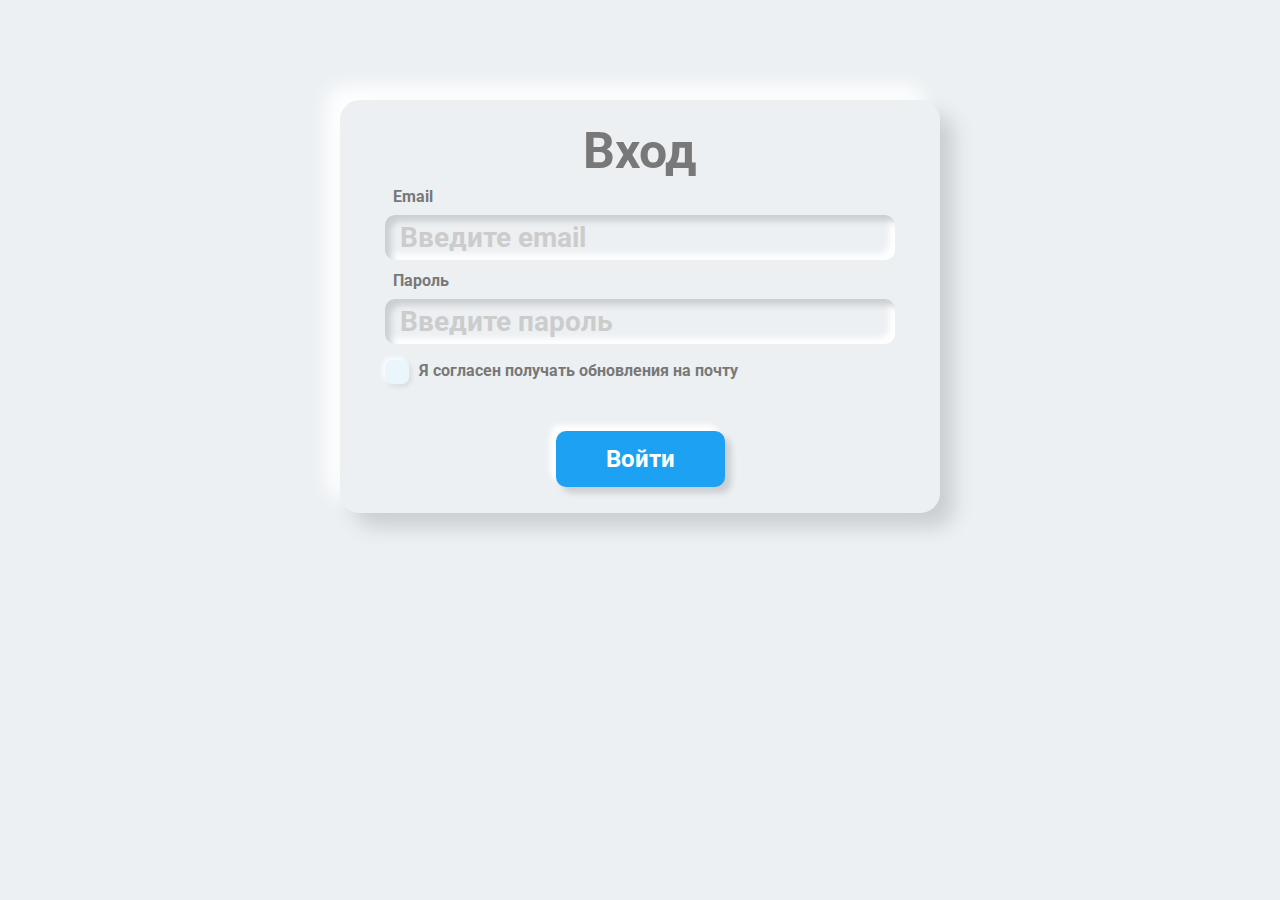
<file: homework-5/index.html>
<!DOCTYPE html>
<html lang="en">
<head>
    <meta charset="UTF-8">
    <meta http-equiv="X-UA-Compatible" content="IE=edge">
    <meta name="viewport" content="width=device-width, initial-scale=1.0">
    <link rel="stylesheet" href="css/style.css">
    <title>Войти</title>
</head>
<body>
    <form class="form">
        <h2 class="form__title">Вход</h2>
        <div class="form__control">
            <label class="form__label" for="email">Email</label>
            <input class="form__input-text" type="email" id="email" name="user_email" placeholder="Введите email">
        </div>

        <div class="form__control">
            <label class="form__label" for="password">Пароль</label>
            <input class="form__input-text" type="password" id="password" name="user_password" placeholder="Введите пароль">
        </div>
        
        <div class="checkbox">
            <input class="checkbox__input" id="checkbox" type="checkbox">
            <span class="checkbox__mark"></span>
            <label class="checkbox__label" for="checkbox">Я согласен получать обновления на почту</label>
        </div>
        
        <div class="form__button-wrapper">
            <button class="button">Войти</button>
        </div>
    </form>
</body>
</html>
</file>
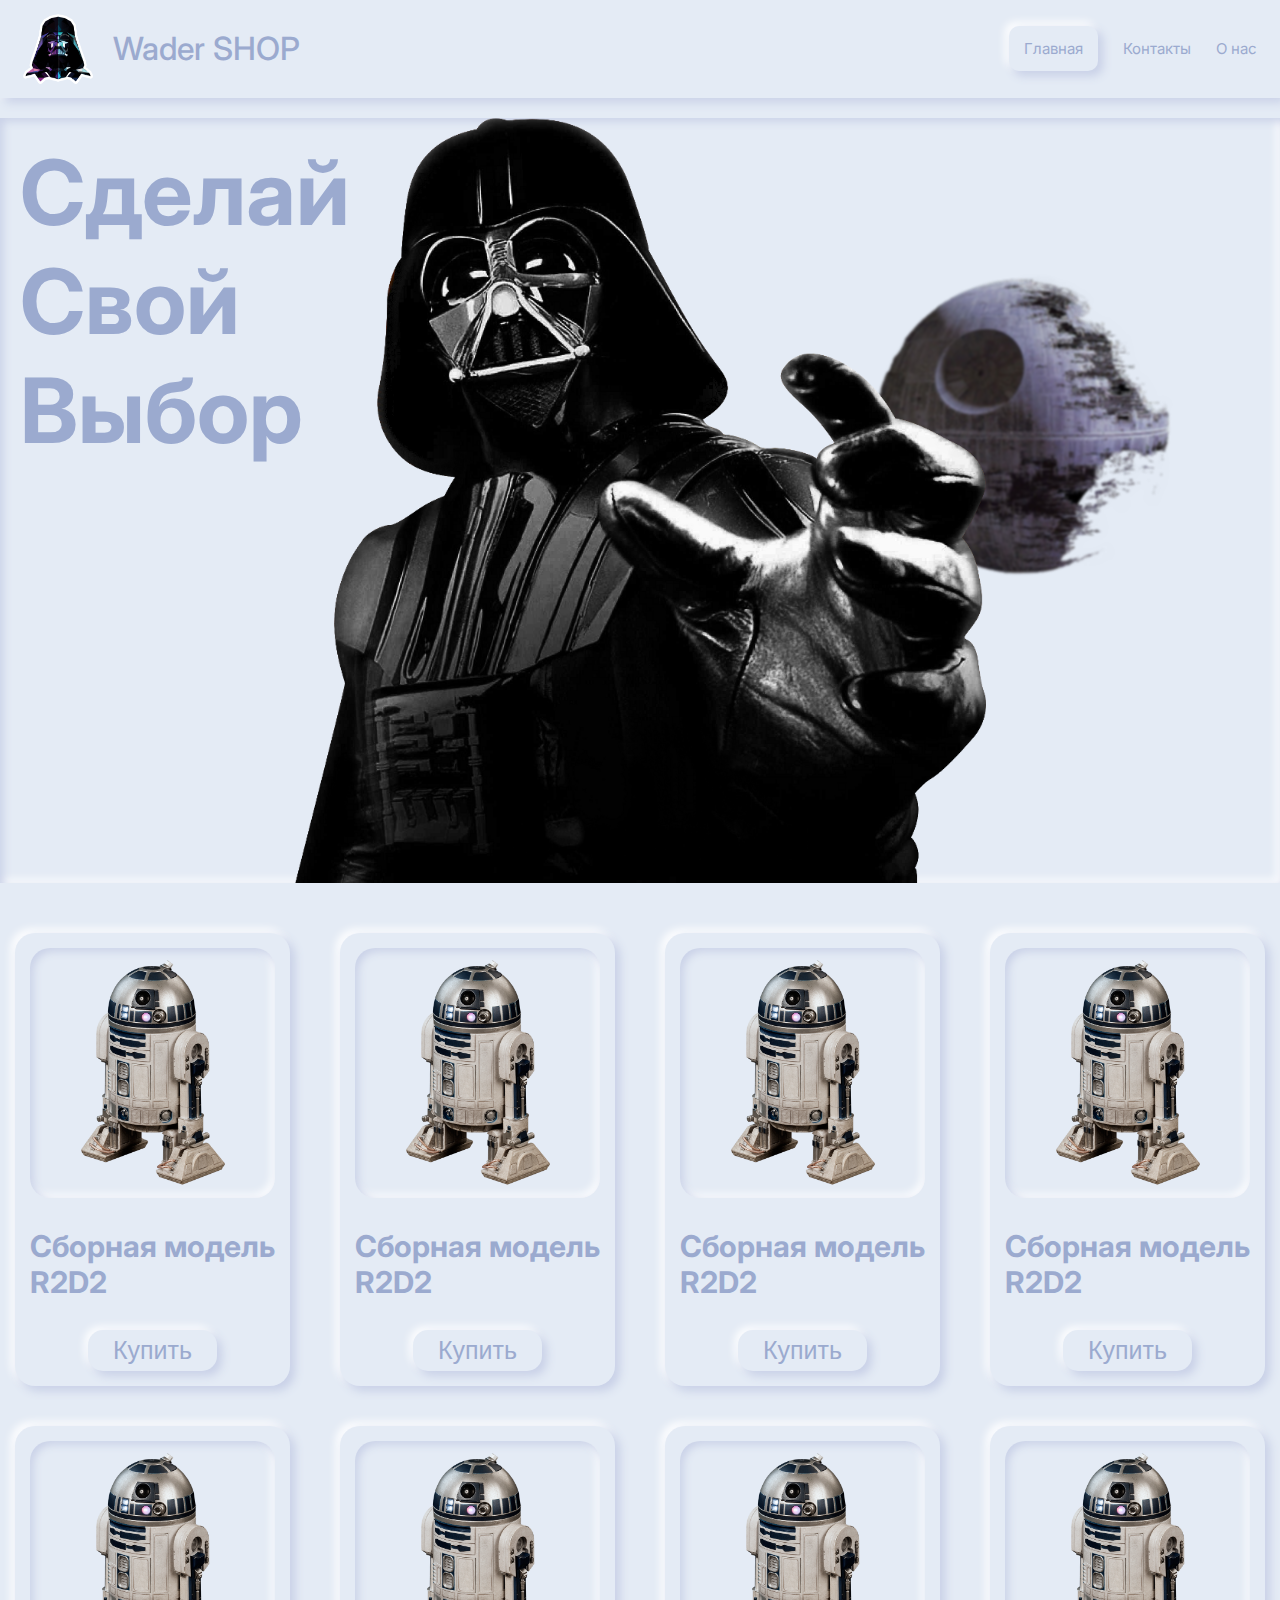
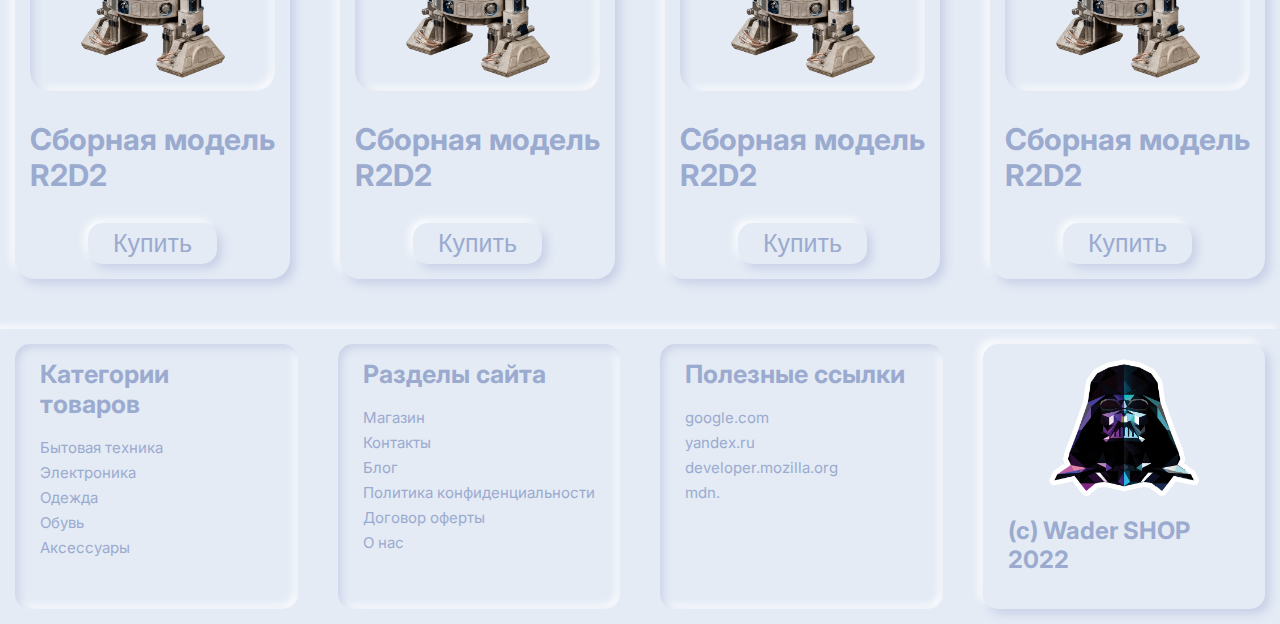
<file: homework-6/index.html>
<!DOCTYPE html>
<html lang="en">
<head>
    <meta charset="UTF-8">
    <meta http-equiv="X-UA-Compatible" content="IE=edge">
    <meta name="viewport" content="width=device-width, initial-scale=1.0">
    <link rel="shortcut icon" type="image/png" href="image/logo.png"/>
    <link rel="stylesheet" type="text/css" href="css/style.css">
    <title>Vader Shop</title>
</head>
<body>
    <header class="header">
        <div class="container">
            <div class="header__wrapper">
                <div class="header__logo">
                    <img src="image/logo.png" alt="logo">
                    <h1 class="header__title">Wader SHOP</h1>
                </div>
                <nav class="nav">
                    <div class="link nav--link nav--active">
                        <a href="index.html">Главная</a>
                    </div>
                    <div class="link nav--link">
                        <a href="contact.html">Контакты</a>
                    </div>
                    <div class="link nav--link ">
                        <a href="#">О нас</a>
                    </div>
                </nav>
            </div>
        </div>
    </header>
    <section class="banner">
        <div class="container">
            <div class="banner__wrapper">
                <div class="banner__decor"></div>
                <h2 class="banner__title">
                    Сделай <br> Cвой <br> Выбор
                </h2>
            </div>
        </div>
    </section>

    <main class="main">
        <div class="container">
            <div class="main__wrapper">
                <a href="#" class="card">
                    <div class="card__img">
                        <img src="image/r2d2.png" alt="r2d2">
                    </div>
                    <h3 class="card__title">
                        Сборная модель R2D2
                    </h3>
                    <button class="button">
                        Купить
                    </button>
                </a>
                <a href="#" class="card">
                    <div class="card__img">
                        <img src="image/r2d2.png" alt="r2d2">
                    </div>
                    <h3 class="card__title">
                        Сборная модель R2D2
                    </h3>
                    <button class="button">
                        Купить
                    </button>
                </a>
                <a href="#" class="card">
                    <div class="card__img">
                        <img src="image/r2d2.png" alt="r2d2">
                    </div>
                    <h3 class="card__title">
                        Сборная модель R2D2
                    </h3>
                    <button class="button">
                        Купить
                    </button>
                </a>
                <a href="#" class="card">
                    <div class="card__img">
                        <img src="image/r2d2.png" alt="r2d2">
                    </div>
                    <h3 class="card__title">
                        Сборная модель R2D2
                    </h3>
                    <button class="button">
                        Купить
                    </button>
                </a>
                <a href="#" class="card">
                    <div class="card__img">
                        <img src="image/r2d2.png" alt="r2d2">
                    </div>
                    <h3 class="card__title">
                        Сборная модель R2D2
                    </h3>
                    <button class="button">
                        Купить
                    </button>
                </a>
                <a href="#" class="card">
                    <div class="card__img">
                        <img src="image/r2d2.png" alt="r2d2">
                    </div>
                    <h3 class="card__title">
                        Сборная модель R2D2
                    </h3>
                    <button class="button">
                        Купить
                    </button>
                </a>
                <a href="#" class="card">
                    <div class="card__img">
                        <img src="image/r2d2.png" alt="r2d2">
                    </div>
                    <h3 class="card__title">
                        Сборная модель R2D2
                    </h3>
                    <button class="button">
                        Купить
                    </button>
                </a>
                <a href="#" class="card">
                    <div class="card__img">
                        <img src="image/r2d2.png" alt="r2d2">
                    </div>
                    <h3 class="card__title">
                        Сборная модель R2D2
                    </h3>
                    <button class="button">
                        Купить
                    </button>
                </a>
            </div>
        </div>
    </main>

    <footer class="footer">
        <div class="container">
            <div class="footer__wrapper">
                <div class="footer-links">
                    <h3>Категории товаров</h3>
                    <ul class="footer-links__list">
                        <li class="link">
                            <a href="#">Бытовая техника</a>
                        </li>
                        <li class="link">
                            <a href="#">Электроника</a>
                        </li>
                        <li class="link">
                            <a href="#">Одежда</a>
                        </li>
                        <li class="link">
                            <a href="#">Обувь</a>
                        </li>
                        <li class="link">
                            <a href="#">Аксессуары</a>
                        </li>
                    </ul>
                </div>
                <div class="footer-links">
                    <h3>Разделы сайта</h3>
                    <ul class="footer-links__list">
                        <li class="link">
                            <a href="#">Магазин</a>
                        </li>
                        <li class="link">
                            <a href="#">Контакты</a>
                        </li>
                        <li class="link">
                            <a href="#">Блог</a>
                        </li>
                        <li class="link">
                            <a href="#">Политика конфиденциальности</a>
                        </li>
                        <li class="link">
                            <a href="#">Договор оферты</a>
                        </li>
                        <li class="link">
                            <a href="#">О нас</a>
                        </li>
                    </ul>
                </div>
                <div class="footer-links">
                    <h3>Полезные ссылки</h3>
                    <ul class="footer-links__list">
                        <li class="link">
                            <a href="https://www.google.com/" target="_blank" rel="nofollow noopener noreferrer">google.com</a>
                        </li>
                        <li class="link">
                            <a href="https://yandex.ru/" target="_blank" rel="nofollow noopener noreferrer">yandex.ru</a>
                        </li>
                        <li class="link">
                            <a href="https://developer.mozilla.org/" target="_blank" rel="nofollow noopener noreferrer">developer.mozilla.org</a>
                        </li>
                        <li class="link">
                            <a href="https://developer.mozilla.org/" target="_blank" rel="nofollow noopener noreferrer">mdn.</a>
                        </li>
                    </ul>
                </div>
                
                <div class="footer__logo">
                    <img src="image/logo.png" alt="logo">
                    <h2>(c) Wader SHOP 2022</h2>
                </div>
            </div>
        </div>
    </footer>
</body>
</html>
</file>
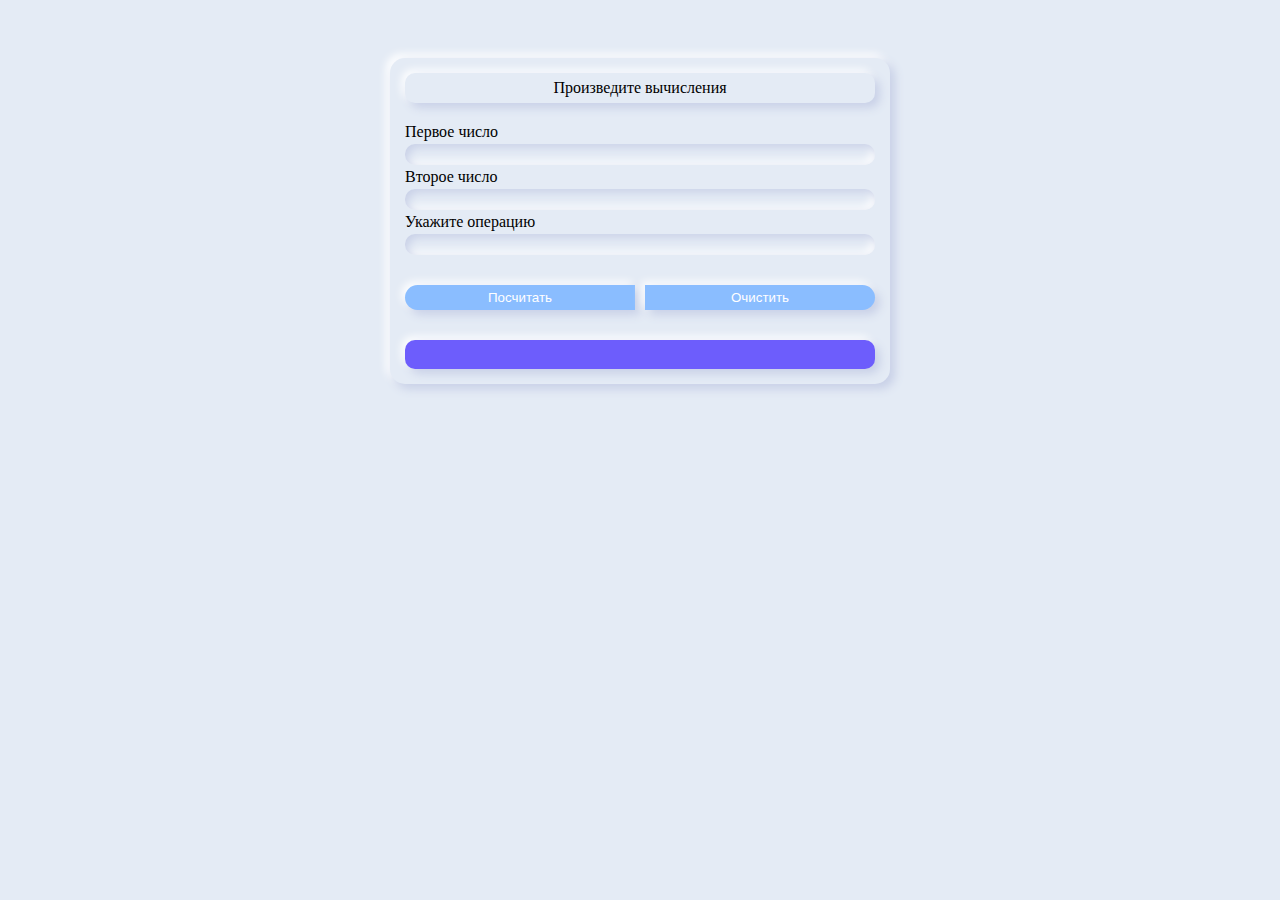
<file: homework-7/index.html>
<!DOCTYPE html>
<html lang="en">
<head>
    <meta charset="UTF-8">
    <meta http-equiv="X-UA-Compatible" content="IE=edge">
    <meta name="viewport" content="width=device-width, initial-scale=1.0">
    <link rel="stylesheet" href="style.css">
    <title>Калькулятор</title>
</head>
<body>
    <div class="calc">
        <div class="sys-msg">Произведите вычисления</div>
        <label for="input1">Первое число</label>
        <input id="input1" type="text">
        <label for="input2">Второе число</label>
        <input id="input2" type="text">
        <label for="sign">Укажите операцию</label>
        <input id="sign" type="text">
        <div class="calc__button-container">
            <button id="count" class="button button--brdr-left">Посчитать</button>
            <button id="reset" class="button button--brdr-right">Очистить</button>
        </div>        
        <div class="result__wrapper">
            <div class="result__display"></div>
        </div>
    </div>
    <script src="./calc.js"></script>
</body>
</html>
</file>
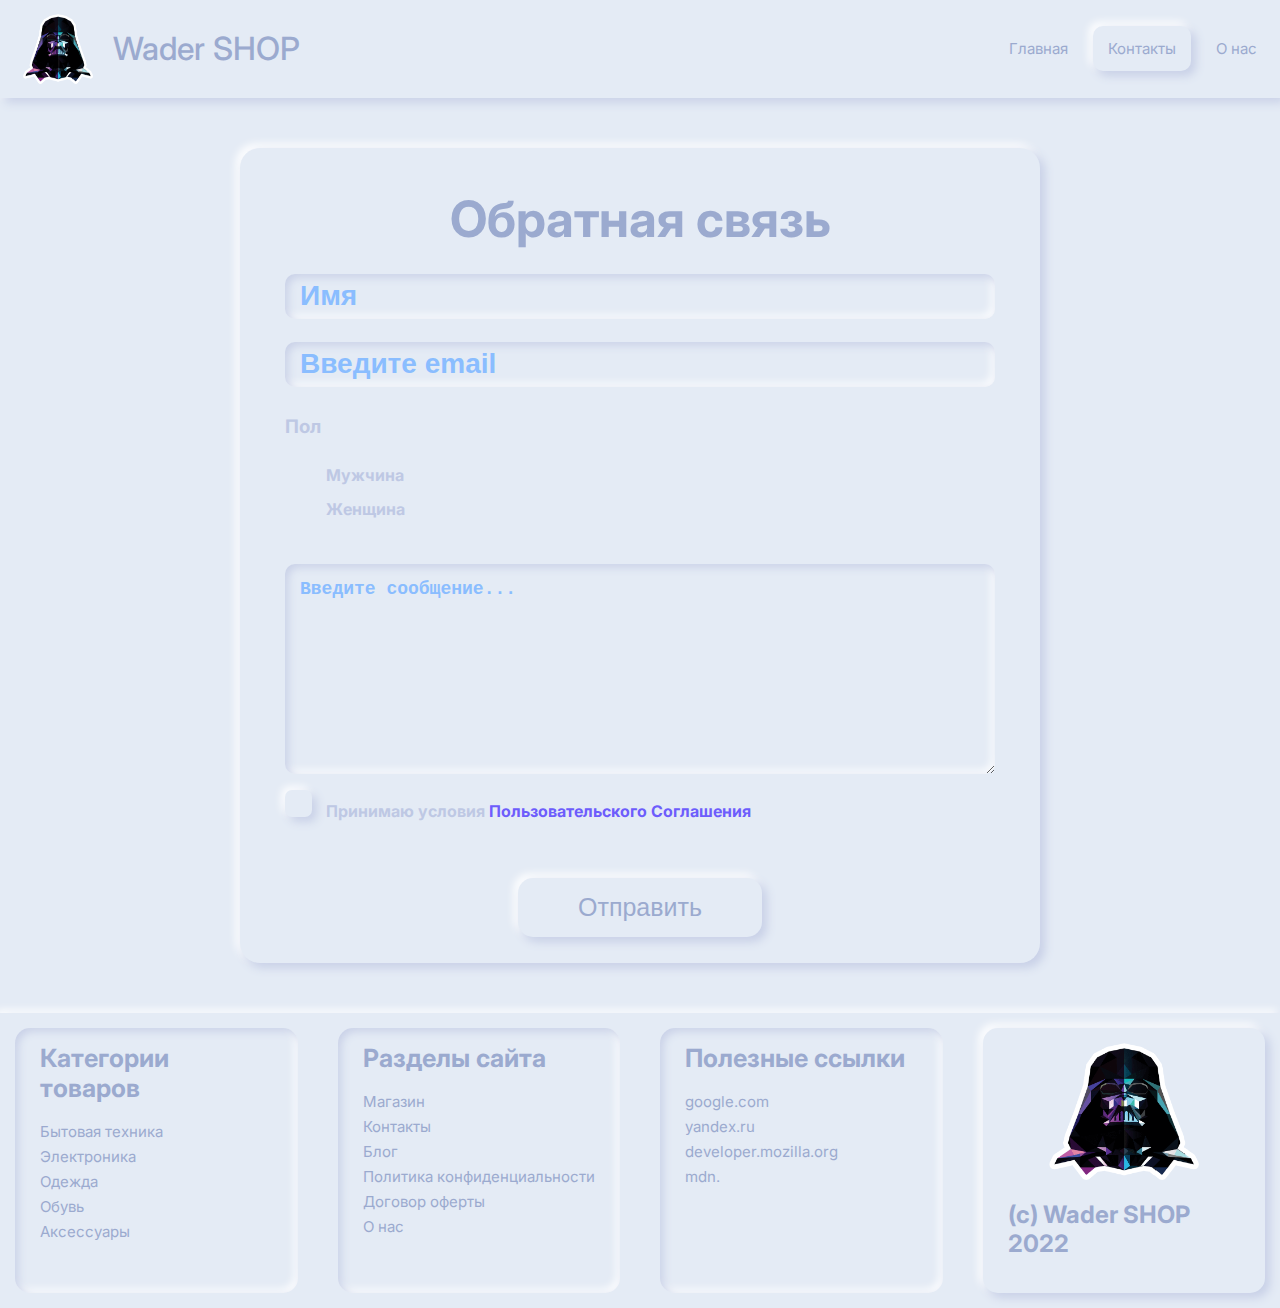
<file: homework-6/contact.html>
<!DOCTYPE html>
<html lang="en">
<head>
    <meta charset="UTF-8">
    <meta http-equiv="X-UA-Compatible" content="IE=edge">
    <meta name="viewport" content="width=device-width, initial-scale=1.0">
    <link rel="shortcut icon" type="image/png" href="image/logo.png"/>
    <link rel="stylesheet" type="text/css" href="css/style.css">
    <title>Обратная связь</title>
</head>
<body>
    <header class="header">
        <div class="container">
            <div class="header__wrapper">
                <div class="header__logo">
                    <img src="image/logo.png" alt="logo">
                    <h1 class="header__title">Wader SHOP</h1>
                </div>
                <nav class="nav">
                    <div class="link nav--link ">
                        <a href="index.html">Главная</a>
                    </div>
                    <div class="link nav--link nav--active">
                        <a href="contact.html">Контакты</a>
                    </div>
                    <div class="link nav--link ">
                        <a href="#">О нас</a>
                    </div>
                </nav>
            </div>
        </div>
    </header>

    <main class="main">
        <div class="container">
            <div class="main__wrapper">
                <form class="form">
                    <h2 class="form__title">Обратная связь</h2>

                    <div class="form__control">
                        <label class="form__label" for="name"></label>
                        <input class="form__input" type="text" id="name" name="user_name" placeholder="Имя">
                    </div>
                    <div class="form__control">
                        <label class="form__label" for="email"></label>
                        <input class="form__input" type="email" id="email" name="user_email" placeholder="Введите email">
                    </div>

                    <div class="radio">
                        <h3 class="radio__title">Пол</h3>
                        <div class="radio__choice-box">
                            <input class="radio__input" type="radio" name="gender" id="gender1" value="men" checked>
                            <span class="radio__mark"></span>
                            <label class="form__label" for="gender1">Мужчина</label>
                        </div>
                        <div class="radio__choice-box">
                            <input class="radio__input" type="radio" name="gender" id="gender2" value="women">
                            <span class="radio__mark"></span>
                            <label class="form__label" for="gender2">Женщина</label>
                        </div>
                    </div>
           
                    <div class="form__control">
                        <label class="form__label" for="message"></label>
                        <textarea class="form__input form__input--text" name="message" id="message" cols="30" rows="20" placeholder="Введите сообщение..."></textarea>
                    </div>
                    
                    <div class="checkbox">
                        <input class="checkbox__input" id="checkbox" type="checkbox">
                        <span class="checkbox__mark"></span>
                        <label class="checkbox__label link link--form" for="checkbox">
                            Принимаю условия
                            <a href="https://www.google.com/" target="_blank" rel="nofollow noopener noreferrer">Пользовательского Соглашения</a>
                        </label>
                    </div>
                    
                    <div class="form__button-wrapper">
                        <button class="button form--button">Отправить</button>
                    </div>
                </form>
            </div>
        </div>
    </main>

    <footer class="footer">
        <div class="container">
            <div class="footer__wrapper">
                <div class="footer-links">
                    <h3>Категории товаров</h3>
                    <ul class="footer-links__list">
                        <li class="link">
                            <a href="#">Бытовая техника</a>
                        </li>
                        <li class="link">
                            <a href="#">Электроника</a>
                        </li>
                        <li class="link">
                            <a href="#">Одежда</a>
                        </li>
                        <li class="link">
                            <a href="#">Обувь</a>
                        </li>
                        <li class="link">
                            <a href="#">Аксессуары</a>
                        </li>
                    </ul>
                </div>
                <div class="footer-links">
                    <h3>Разделы сайта</h3>
                    <ul class="footer-links__list">
                        <li class="link">
                            <a href="#">Магазин</a>
                        </li>
                        <li class="link">
                            <a href="#">Контакты</a>
                        </li>
                        <li class="link">
                            <a href="#">Блог</a>
                        </li>
                        <li class="link">
                            <a href="#">Политика конфиденциальности</a>
                        </li>
                        <li class="link">
                            <a href="#">Договор оферты</a>
                        </li>
                        <li class="link">
                            <a href="#">О нас</a>
                        </li>
                    </ul>
                </div>
                <div class="footer-links">
                    <h3>Полезные ссылки</h3>
                    <ul class="footer-links__list">
                        <li class="link">
                            <a href="https://www.google.com/" target="_blank" rel="nofollow noopener noreferrer">google.com</a>
                        </li>
                        <li class="link">
                            <a href="https://yandex.ru/" target="_blank" rel="nofollow noopener noreferrer">yandex.ru</a>
                        </li>
                        <li class="link">
                            <a href="https://developer.mozilla.org/" target="_blank" rel="nofollow noopener noreferrer">developer.mozilla.org</a>
                        </li>
                        <li class="link">
                            <a href="https://developer.mozilla.org/" target="_blank" rel="nofollow noopener noreferrer">mdn.</a>
                        </li>
                    </ul>
                </div>
                
                <div class="footer__logo">
                    <img src="image/logo.png" alt="logo">
                    <h2>(c) Wader SHOP 2022</h2>
                </div>
            </div>
        </div>
    </footer>
</body>
</html>
</file>
<file: homework-5/css/style.css>
@import url("https://fonts.googleapis.com/css2?family=Roboto:ital,wght@0,100;0,300;0,400;0,500;0,700;0,900;1,100;1,300;1,400;1,500;1,700;1,900&display=swap");
html, body, div, span, applet, object, iframe,
h1, h2, h3, h4, h5, h6, p, blockquote, pre,
a, abbr, acronym, address, big, cite, code,
del, dfn, em, img, ins, kbd, q, s, samp,
small, strike, strong, sub, sup, tt, var,
b, u, i, center,
dl, dt, dd, ol, ul, li,
fieldset, form, label, legend,
table, caption, tbody, tfoot, thead, tr, th, td,
article, aside, canvas, details, embed,
figure, figcaption, footer, header, hgroup,
menu, nav, output, ruby, section, summary,
time, mark, audio, video {
  margin: 0;
  padding: 0;
  border: 0;
  font-size: 100%;
  font: inherit;
  vertical-align: baseline;
}

/* HTML5 display-role reset for older browsers */
article, aside, details, figcaption, figure,
footer, header, hgroup, menu, nav, section {
  display: block;
}

body {
  line-height: 1;
}

ol, ul {
  list-style: none;
}

blockquote, q {
  quotes: none;
}

blockquote:before, blockquote:after,
q:before, q:after {
  content: '';
  content: none;
}

table {
  border-collapse: collapse;
  border-spacing: 0;
}

a {
  text-decoration: none;
}

body {
  background: #ecf0f3;
  padding-top: 100px;
}

.form {
  width: 600px;
  -webkit-box-sizing: border-box;
          box-sizing: border-box;
  background: #ecf0f3;
  -webkit-box-shadow: 14px 14px 20px #cbced1, -14px -14px 20px white;
          box-shadow: 14px 14px 20px #cbced1, -14px -14px 20px white;
  border-radius: 20px;
  padding: 26px 45px;
  margin: 0 auto;
  -webkit-animation: 2s form ease;
          animation: 2s form ease;
  -webkit-animation-iteration-count: 1;
          animation-iteration-count: 1;
  -webkit-animation-fill-mode: both;
          animation-fill-mode: both;
}

.form__title {
  font-family: 'Roboto';
  font-style: normal;
  font-weight: 700;
  font-size: 50px;
  line-height: 50px;
  color: #787878;
  display: -webkit-box;
  display: -ms-flexbox;
  display: flex;
  -webkit-box-pack: center;
      -ms-flex-pack: center;
          justify-content: center;
}

.form__control {
  display: -webkit-box;
  display: -ms-flexbox;
  display: flex;
  -webkit-box-orient: vertical;
  -webkit-box-direction: normal;
      -ms-flex-direction: column;
          flex-direction: column;
  gap: 10px 0;
  margin: 13px 0;
}

.form__label {
  font-family: 'Roboto';
  font-style: normal;
  font-weight: 700;
  font-size: 16px;
  line-height: 16px;
  color: #787878;
  margin-left: 8px;
}

.form__input-text {
  max-height: 49px;
  padding: 4.5px 15px;
  outline: none;
  background: #ecf0f3;
  -webkit-box-shadow: inset 6px 6px 6px #cbced1, inset -6px -6px 6px white;
          box-shadow: inset 6px 6px 6px #cbced1, inset -6px -6px 6px white;
  border: none;
  border-radius: 10px;
  font-family: 'Roboto';
  font-style: normal;
  font-weight: 700;
  font-size: 28px;
  line-height: 36px;
  color: #474747;
}

.form__input-text::-webkit-input-placeholder {
  color: #CCCCCC;
}

.form__input-text:-ms-input-placeholder {
  color: #CCCCCC;
}

.form__input-text::-ms-input-placeholder {
  color: #CCCCCC;
}

.form__input-text::placeholder {
  color: #CCCCCC;
}

.form__input-text:focus {
  -webkit-box-shadow: 14px 14px 20px #cbced1, -14px -14px 20px white;
          box-shadow: 14px 14px 20px #cbced1, -14px -14px 20px white;
  -webkit-transition: 11s;
  transition: 11s;
  -webkit-animation: 0.8s form ease;
          animation: 0.8s form ease;
  -webkit-animation-iteration-count: 1;
          animation-iteration-count: 1;
  -webkit-animation-fill-mode: both;
          animation-fill-mode: both;
}

.form__button-wrapper {
  display: -webkit-box;
  display: -ms-flexbox;
  display: flex;
  -webkit-box-pack: center;
      -ms-flex-pack: center;
          justify-content: center;
  margin-top: 52px;
}

.button {
  padding: 20px 50px;
  background: #1DA1F2;
  -webkit-box-shadow: 6px 6px 6px #cbced1, -6px -6px 6px white;
          box-shadow: 6px 6px 6px #cbced1, -6px -6px 6px white;
  color: #FFFFFF;
  border-radius: 10px;
  font-family: 'Roboto';
  font-style: normal;
  font-weight: 700;
  font-size: 24px;
  line-height: 16px;
  border: none;
}

.button:active {
  color: silver;
  background: #ecf0f3;
  -webkit-box-shadow: inset 6px 6px 6px #cbced1, inset -6px -6px 6px white;
          box-shadow: inset 6px 6px 6px #cbced1, inset -6px -6px 6px white;
}

.checkbox {
  position: relative;
  margin-top: 16px;
}

.checkbox__input {
  opacity: 0%;
  position: relative;
  z-index: 10;
}

.checkbox__label {
  font-family: 'Roboto';
  font-style: normal;
  font-weight: 700;
  font-size: 16px;
  line-height: 16px;
  color: #787878;
  margin-left: 10px;
}

.checkbox__mark {
  position: absolute;
  width: 24px;
  height: 24px;
  background-color: #ebf5fc;
  -webkit-box-shadow: -2px -2px 5px white, 2px 2px 5px rgba(0, 0, 0, 0.1);
          box-shadow: -2px -2px 5px white, 2px 2px 5px rgba(0, 0, 0, 0.1);
  left: 0;
  border-radius: 7px;
}

.checkbox__input:checked + .checkbox__mark {
  background: url(../image/checkbox.svg) no-repeat center center;
  background-size: 130%;
  -webkit-animation: 0.6s form ease;
          animation: 0.6s form ease;
  -webkit-animation-iteration-count: 1;
          animation-iteration-count: 1;
  -webkit-animation-fill-mode: both;
          animation-fill-mode: both;
}

@-webkit-keyframes form {
  0% {
    opacity: 0%;
  }
  100% {
    opacity: 100%;
  }
}

@keyframes form {
  0% {
    opacity: 0%;
  }
  100% {
    opacity: 100%;
  }
}

@media (max-width: 768px) {
  body {
    padding: 20px;
  }
  .form {
    width: 100%;
    margin: 0;
  }
}
/*# sourceMappingURL=style.css.map */
</file>
<file: homework-6/css/style.css>
@import url("https://fonts.googleapis.com/css2?family=Inter:wght@100;200;300;400;500;600;700;800;900&display=swap");
body {
  padding: 0;
  margin: 0; }

a {
  text-decoration: none; }

ul {
  padding: 0; }

li {
  list-style: none; }

body {
  font-family: 'Inter', sans-serif;
  background: #E4EBF5;
  color: #c8d0e7;
  padding: 15px 0;
  animation: 1s loading ease; }

.container {
  width: 1440px;
  margin: 0 auto;
  position: relative; }

.link {
  line-height: 25px;
  font-size: 15px; }
  .link a {
    color: #9baacf;
    position: relative; }
    .link a:hover::before {
      content: '';
      width: 100%;
      height: 1px;
      background: #6d5dfc;
      position: absolute;
      bottom: 0; }

.button {
  box-sizing: border-box;
  padding: 6px 25px;
  font-size: 25px;
  border-radius: 15px;
  border: none;
  color: #9baacf;
  background-color: #E4EBF5;
  box-shadow: 0.3rem 0.3rem 0.6rem #c8d0e7, -0.2rem -0.2rem 0.5rem #FFFFFF;
  transition: 0.5s; }
  .button:hover {
    background: #8abdff;
    color: #FFFFFF;
    transition: 0.5s;
    cursor: pointer; }
  .button:active {
    background-color: #E4EBF5;
    box-shadow: inset 0.2rem 0.2rem 0.5rem #c8d0e7, inset -0.2rem -0.2rem 0.5rem #FFFFFF;
    color: #9baacf;
    transition: 0.1s; }

@keyframes star-animation {
  0% {
    top: 20%; }
  50% {
    top: 16%; }
  100% {
    top: 20; } }
@keyframes loading {
  0% {
    opacity: 0%; }
  100% {
    opacity: 100%; } }
@keyframes form {
  0% {
    opacity: 0%; }
  100% {
    opacity: 100%; } }
.header {
  position: relative;
  animation: 2s loading ease;
  animation-iteration-count: 1;
  animation-fill-mode: both;
  color: #9baacf; }
  .header__wrapper {
    background-color: #E4EBF5;
    box-shadow: 0.3rem 0.3rem 0.6rem #c8d0e7, -0.2rem -0.2rem 0.5rem #FFFFFF;
    width: 100%;
    border-radius: 15px;
    padding: 8px 23px;
    box-sizing: border-box;
    display: flex;
    justify-content: space-between;
    align-items: center;
    flex-wrap: wrap;
    gap: 30px 0; }
  .header__logo {
    display: flex;
    justify-content: space-between;
    align-items: center;
    flex-wrap: wrap;
    gap: 0 20px;
    box-sizing: border-box; }
    .header__logo img {
      width: 70px;
      height: 70px; }
  .header__title {
    font-weight: 500; }

.nav {
  display: flex;
  justify-content: space-between;
  align-items: center;
  flex-wrap: wrap;
  gap: 0 25px; }
  .nav--link a {
    position: relative; }
    .nav--link a:hover::before {
      bottom: -15px; }
  .nav--active {
    height: 100%;
    padding: 10px 15px;
    border-radius: 10px;
    background-color: #E4EBF5;
    box-shadow: 0.3rem 0.3rem 0.6rem #c8d0e7, -0.2rem -0.2rem 0.5rem #FFFFFF; }
    .nav--active a:hover::before {
      content: '';
      width: 0;
      height: 0;
      position: absolute; }

.banner {
  margin-top: 20px; }
  .banner__wrapper {
    position: relative;
    height: 85vh;
    max-height: 900px;
    border-radius: 15px;
    box-sizing: border-box;
    background-color: #E4EBF5;
    box-shadow: inset 0.2rem 0.2rem 0.5rem #c8d0e7, inset -0.2rem -0.2rem 0.5rem #FFFFFF;
    display: flex;
    align-items: flex-start; }
    .banner__wrapper::before {
      content: '';
      width: 40%;
      height: 40%;
      position: absolute;
      right: 0%;
      top: 20%;
      background: url(../image/death-star.png) no-repeat center center;
      background-size: contain;
      z-index: 1;
      filter: blur(1px);
      animation: 10s star-animation ease;
      animation-iteration-count: infinite;
      animation-fill-mode: both; }
    .banner__wrapper::after {
      content: '';
      width: 100%;
      height: 100%;
      background: url(../image/background.png) no-repeat bottom center;
      background-size: contain;
      position: absolute;
      bottom: 0;
      z-index: 2; }
  .banner__title {
    margin: 20px;
    color: #9baacf;
    font-size: 90px;
    z-index: 3; }

.main {
  position: relative;
  margin: 50px 0 50px 0; }
  .main__wrapper {
    display: flex;
    justify-content: space-between;
    flex-wrap: wrap;
    gap: 35px 20px; }

.card {
  max-width: 350px;
  min-width: 162px;
  padding: 15px;
  border-radius: 20px;
  box-sizing: border-box;
  background-color: #E4EBF5;
  box-shadow: 0.3rem 0.3rem 0.6rem #c8d0e7, -0.2rem -0.2rem 0.5rem #FFFFFF;
  transition: .5s;
  display: flex;
  justify-content: center;
  flex-wrap: wrap;
  flex: 0 0 22%; }
  .card__img {
    width: 100%;
    height: 250px;
    margin: 0 auto;
    background-color: #E4EBF5;
    box-shadow: inset 0.2rem 0.2rem 0.5rem #c8d0e7, inset -0.2rem -0.2rem 0.5rem #FFFFFF;
    border-radius: 20px;
    display: flex;
    align-items: center;
    justify-content: center;
    overflow: hidden; }
    .card__img img {
      transform: scale(30%);
      transition: .5s; }
    .card__img:hover img {
      transform: scale(35%);
      transition: .5s; }
  .card:hover {
    transform: scale(110%);
    transition: .5s; }
  .card__title {
    font-size: 30px;
    color: #9baacf; }

.footer {
  color: #9baacf; }
  .footer__wrapper {
    box-sizing: border-box;
    padding: 15px;
    background-color: #E4EBF5;
    box-shadow: 0.3rem 0.3rem 0.6rem #c8d0e7, -0.2rem -0.2rem 0.5rem #FFFFFF;
    width: 100%;
    border-radius: 15px;
    display: flex;
    justify-content: space-around;
    flex-wrap: wrap;
    gap: 40px; }
  .footer__logo {
    min-width: 280px;
    padding: 15px 25px;
    box-sizing: border-box;
    background-color: #E4EBF5;
    box-shadow: 0.3rem 0.3rem 0.6rem #c8d0e7, -0.2rem -0.2rem 0.5rem #FFFFFF;
    border-radius: 15px;
    display: flex;
    flex-direction: column;
    justify-content: center;
    align-items: center;
    margin-left: 100px;
    flex: 1; }
    .footer__logo img {
      width: 150px; }

.footer-links {
  min-width: 280px;
  padding: 15px 25px;
  box-sizing: border-box;
  border-radius: 15px;
  background-color: #E4EBF5;
  box-shadow: inset 0.2rem 0.2rem 0.5rem #c8d0e7, inset -0.2rem -0.2rem 0.5rem #FFFFFF;
  flex: 1; }
  .footer-links h3 {
    margin: 0;
    font-size: 25px; }

.form {
  width: 800px;
  box-sizing: border-box;
  background-color: #E4EBF5;
  box-shadow: 0.3rem 0.3rem 0.6rem #c8d0e7, -0.2rem -0.2rem 0.5rem #FFFFFF;
  border-radius: 20px;
  padding: 26px 45px;
  margin: 0 auto;
  animation: 1s form ease;
  animation-iteration-count: 1;
  animation-fill-mode: both; }
  .form__title {
    font-style: normal;
    font-weight: 700;
    font-size: 50px;
    line-height: 50px;
    display: flex;
    justify-content: center;
    margin: 20px 0;
    color: #9baacf; }
  .form__control {
    display: flex;
    flex-direction: column;
    gap: 10px 0;
    margin: 13px 0; }
  .form__label {
    font-style: normal;
    font-weight: 700;
    font-size: 16px;
    line-height: 16px;
    margin-left: 8px; }
  .form__input {
    max-height: 49px;
    padding: 4.5px 15px;
    outline: none;
    background-color: #E4EBF5;
    box-shadow: inset 0.2rem 0.2rem 0.5rem #c8d0e7, inset -0.2rem -0.2rem 0.5rem #FFFFFF;
    border: none;
    border-radius: 10px;
    font-style: normal;
    font-weight: 700;
    font-size: 28px;
    line-height: 36px;
    color: #9baacf; }
    .form__input::placeholder {
      color: #8abdff; }
    .form__input:focus {
      background-color: #E4EBF5;
      box-shadow: 0.3rem 0.3rem 0.6rem #c8d0e7, -0.2rem -0.2rem 0.5rem #FFFFFF;
      color: #9baacf;
      animation: 0.8s form ease;
      animation-iteration-count: 1;
      animation-fill-mode: both; }
    .form__input--text {
      padding: 15px;
      min-height: 180px;
      display: flex;
      align-items: flex-start;
      font-size: 18px;
      line-height: 20px; }
  .form__button-wrapper {
    display: flex;
    justify-content: center;
    margin-top: 52px; }
  .form--button {
    padding: 15px 60px; }

.radio {
  display: flex;
  flex-direction: column;
  padding: 15px 0;
  color: #bec8e4; }
  .radio__title {
    margin: 0 0 20px 0; }
  .radio__choice-box {
    position: relative;
    margin: 3px 0;
    display: flex;
    align-items: center; }
  .radio__input {
    opacity: 0%;
    width: 25px;
    height: 25px;
    box-sizing: border-box;
    z-index: 3; }
    .radio__input:checked + .radio__mark {
      background-color: #5b0eeb;
      border: 7px solid #E4EBF5; }
    .radio__input:hover + .radio__mark {
      background-color: #5b0eeb; }
  .radio__mark {
    position: absolute;
    width: 27px;
    height: 27px;
    box-sizing: border-box;
    background-color: #E4EBF5;
    box-shadow: 0.3rem 0.3rem 0.6rem #c8d0e7, -0.2rem -0.2rem 0.5rem #FFFFFF;
    background-color: #bec8e4;
    border: 7px solid #E4EBF5;
    left: 4px;
    top: 2px;
    border-radius: 50%;
    z-index: -1;
    transition: 0.5s; }

.checkbox {
  position: relative;
  margin-top: 16px;
  color: #bec8e4; }
  .checkbox__input {
    width: 27px;
    height: 27px;
    opacity: 0%;
    position: relative;
    z-index: 10;
    margin: 0; }
    .checkbox__input:checked + .checkbox__mark {
      background: url(../image/checkbox.svg) no-repeat center center;
      background-size: 130%;
      animation: 0.6s form ease;
      background-color: #E4EBF5;
      box-shadow: inset 0.2rem 0.2rem 0.5rem #c8d0e7, inset -0.2rem -0.2rem 0.5rem #FFFFFF;
      animation-iteration-count: 1;
      animation-fill-mode: both; }
  .checkbox__label {
    font-style: normal;
    font-weight: 700;
    font-size: 16px;
    line-height: 30px;
    margin-left: 10px; }
  .checkbox__mark {
    position: absolute;
    width: 27px;
    height: 27px;
    background-color: #E4EBF5;
    box-shadow: 0.3rem 0.3rem 0.6rem #c8d0e7, -0.2rem -0.2rem 0.5rem #FFFFFF;
    left: 0;
    border-radius: 7px; }

.link--form a {
  color: #6d5dfc; }
  .link--form a:hover {
    color: #8abdff; }
    .link--form a:hover::before {
      background: #8abdff; }

@media (max-width: 1439px) {
  body {
    padding: 0; }

  .container {
    width: 100%; }

  .header__wrapper {
    border-radius: 0; }

  .banner__wrapper {
    border-radius: 0;
    margin: 0; }

  .main__wrapper {
    gap: 40px 0px;
    padding: 0 15px; }

  .footer__wrapper {
    border-radius: 0; }
  .footer__logo {
    margin: 0; } }
@media (max-width: 768px) {
  .header__wrapper {
    position: relative;
    flex-direction: column;
    align-items: center; }
  .header__logo {
    background-color: #E4EBF5;
    box-shadow: inset 0.2rem 0.2rem 0.5rem #c8d0e7, inset -0.2rem -0.2rem 0.5rem #FFFFFF;
    padding: 0 15px;
    border-radius: 15px; }

  .main__wrapper {
    padding: 0 20px;
    gap: 20px 0; }

  .card {
    flex: 0 0 45%; }
    .card:hover {
      transform: none; }

  .form {
    width: 100%;
    padding: 10px; }

  .footer__logo {
    margin: 0; } }
@media (max-width: 375px) {
  .card {
    flex: 0 0 100%; }

  .banner__title {
    margin: 20px auto; } }

/*# sourceMappingURL=style.css.map */
</file>
<file: homework-7/style.css>
body {
    display: flex;
    justify-content: center;
    align-items: center;
    flex-wrap: wrap;
    background-color: #E4EBF5;
}

.sys-msg {
    width: 100%;
    background-color: #E4EBF5;
    box-shadow:  .3rem .3rem .6rem #c8d0e7, -.2rem -.2rem .5rem #FFFFFF;
    height: 30px;
    margin-bottom: 20px;
    display: flex;
    justify-content: center;
    align-items: center;
    flex-wrap: wrap;
    border-radius: 10px;
}

.calc {
    width: 500px;
    background-color: #E4EBF5;
    box-shadow:  .3rem .3rem .6rem #c8d0e7, -.2rem -.2rem .5rem #FFFFFF;
    box-sizing: border-box;
    padding: 15px;
    margin-top: 50px;
    border-radius: 15px;
}

.calc input {
    display: block;
    width: 100%;
    box-sizing: border-box;
    margin: 3px 0;
    padding: 3px 2px;
    text-align: center;
    border-radius: 10px;
    outline: none;
    border: none;
    background-color: #E4EBF5;
    box-shadow: inset .2rem .2rem .5rem #c8d0e7, inset -.2rem -.2rem .5rem #FFFFFF;
}

.calc input:focus {
    box-shadow:  .3rem .3rem .6rem #c8d0e7, -.2rem -.2rem .5rem #FFFFFF;
}

.calc__button-container {
    display: flex;
    justify-content: space-between;
    margin: 30px 0;
    gap: 0 10px;
}

.button {
    width: 50%;
    padding: 5px 0;
    border: none;
    background-color: #8abdff;
    color: white;
    box-shadow:  .3rem .3rem .6rem #c8d0e7, -.2rem -.2rem .5rem #FFFFFF;
    cursor: pointer;
}

.button:hover {
    background-color:#5b0eeb;
}

.button:active {
    box-shadow: .2rem .2rem .5rem #8abdff, inset -.2rem -.2rem .5rem #5b0eeb;
}

.button--brdr-left {
    border-radius: 15px 0 0 15px;
}

.button--brdr-right {
    border-radius: 0 15px 15px 0;
}

.result__wrapper {
    width: 100%;
    padding: 5px 0;
    display: flex;
    justify-content: center;
    align-items: center;
    background-color: #6d5dfc;
    color: white;
    box-shadow:  .3rem .3rem .6rem #c8d0e7, -.2rem -.2rem .5rem #FFFFFF;
    border-radius: 10px;
}

.result__display {
    cursor: pointer;
    font-weight: 600;
    min-height: 19px;
}
</file>
